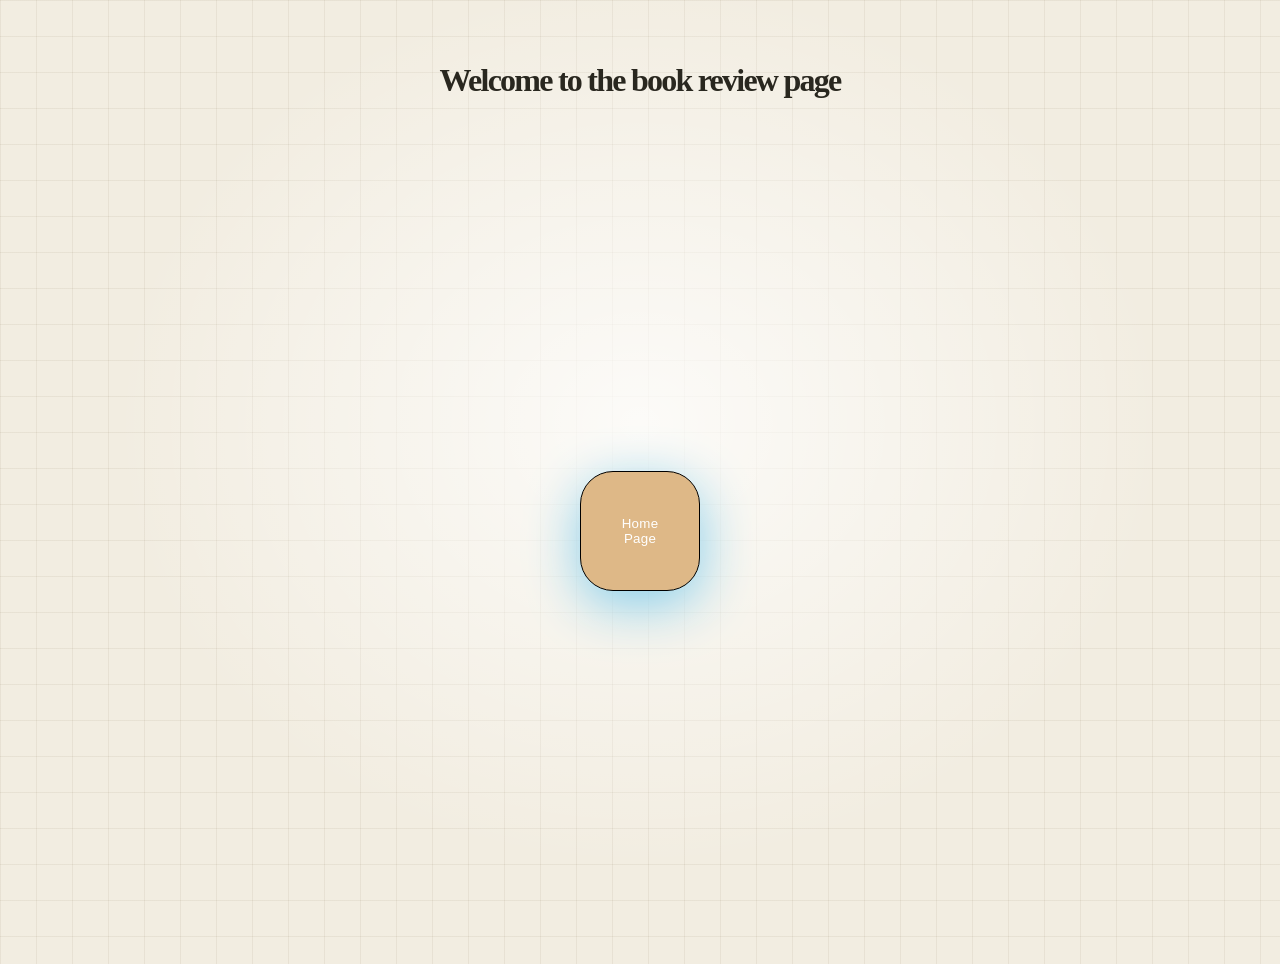
<file: index.html>
<!DOCTYPE html>
<html lang="en">
<head>
    <meta charset="UTF-8">
    <meta name="viewport" content="width=device-width, initial-scale=1.0">
    <title>Book Review</title>
    <link rel="stylesheet" href="style.css">
</head>
<body>
    
<p class="welcome"><b>Welcome to the book review page</b></p>

<button id="continue">Home Page</button>

<script src="script.js" defer></script>

</body>
</html>
</file>
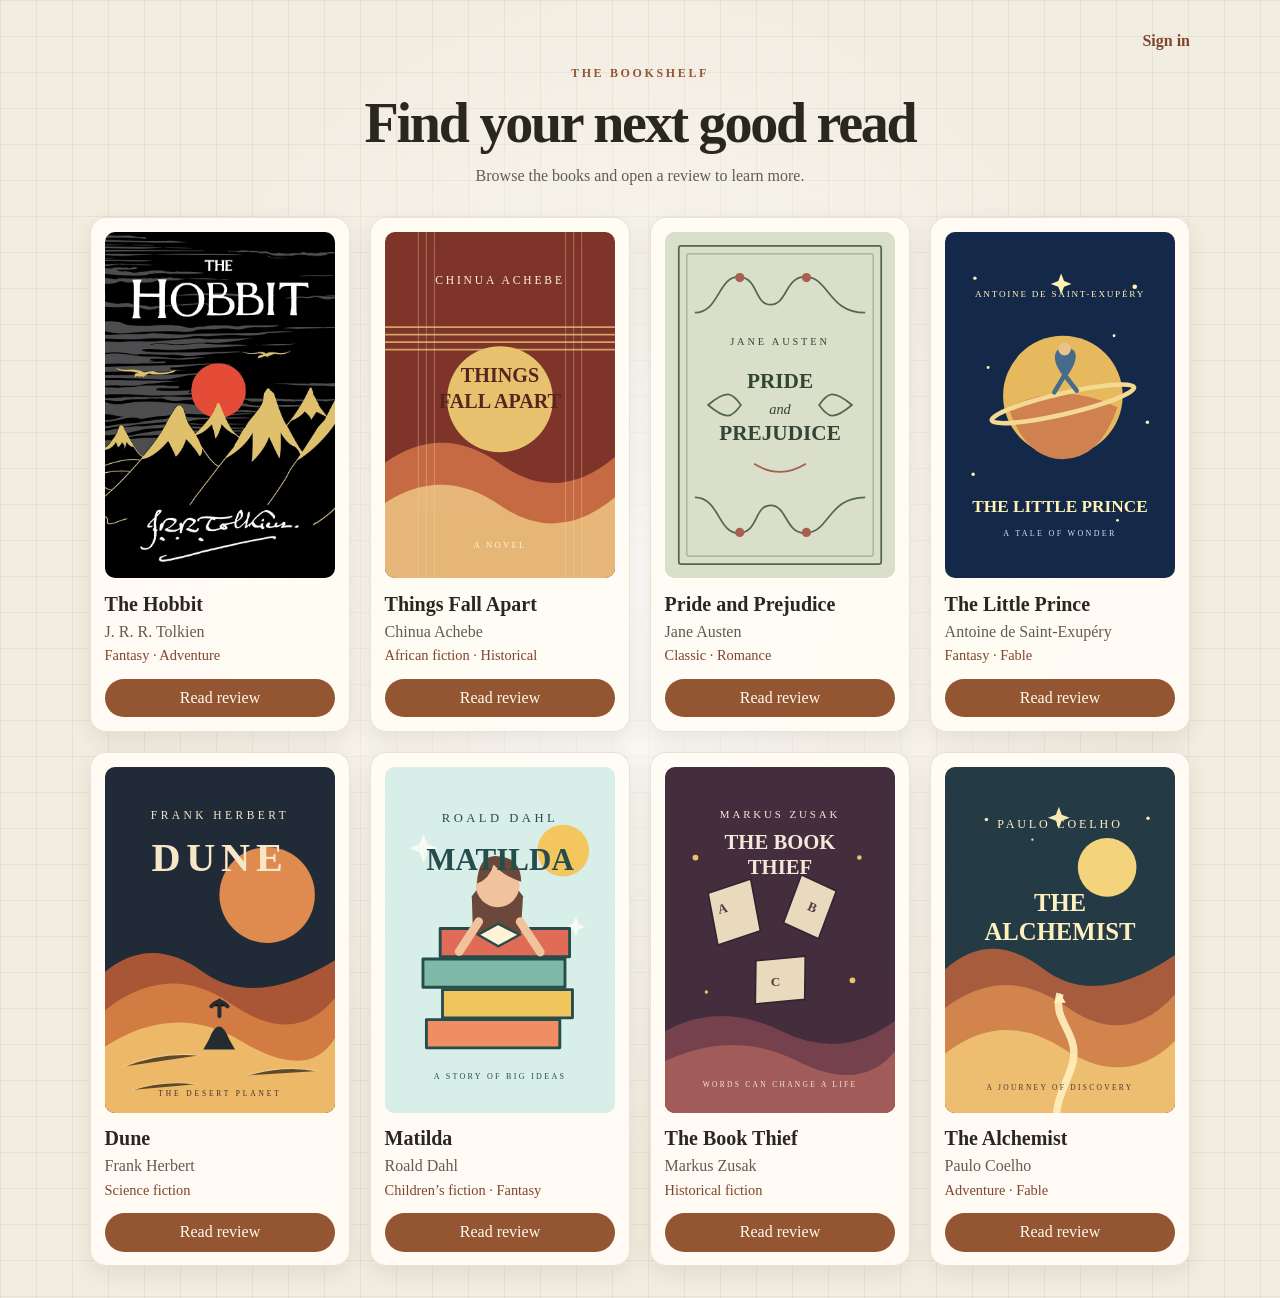
<file: Home.html>
<!DOCTYPE html>
<html lang="en">
<head>
    <meta charset="UTF-8">
    <meta name="viewport" content="width=device-width, initial-scale=1.0">
    <title>Home</title>
    <link rel="stylesheet" href="style.css">
</head>
<body>
  <main class="home-page">
    <nav class="home-nav" aria-label="Account">
      <a class="auth-nav-link" href="Signin.html">Sign in</a>
    </nav>

    <header class="page-heading">
      <p class="eyebrow">THE BOOKSHELF</p>
      <h1>Find your next good read</h1>
      <p>Browse the books and open a review to learn more.</p>
    </header>

    <section id="book-grid" class="book-grid" aria-label="Books"></section>
  </main>

<script src="script.js" defer></script>
</body>
</html>
</file>
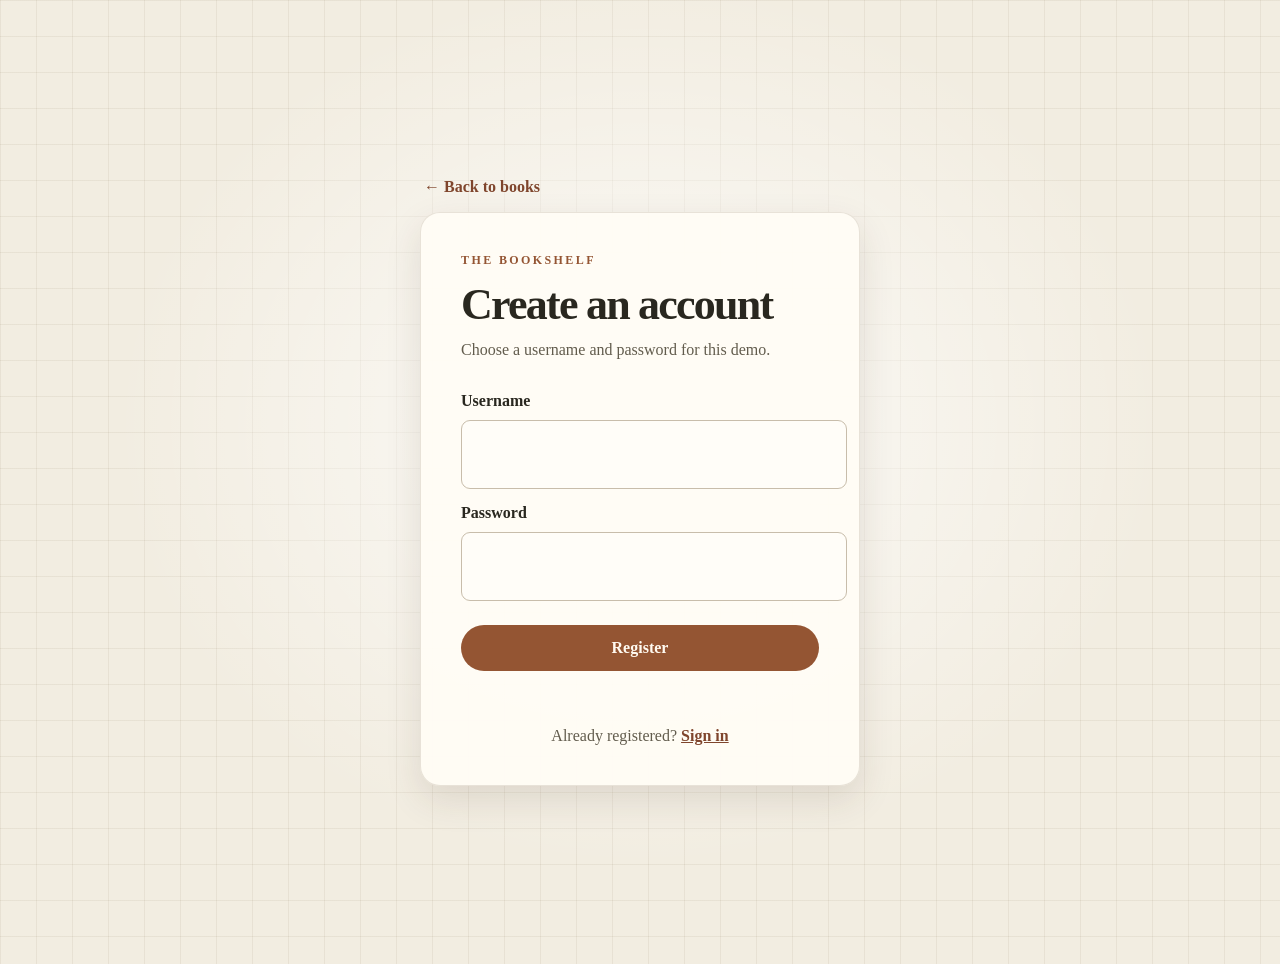
<file: Registration.html>
<!DOCTYPE html>
<html lang="en">
<head>
    <meta charset="UTF-8">
    <meta name="viewport" content="width=device-width, initial-scale=1.0">
    <title>Registration form</title>
    <link rel="stylesheet" href="style.css">
</head>
<body>
  <main class="auth-page">
    <a class="back-link" href="Home.html">← Back to books</a>

    <section class="auth-card" aria-labelledby="registration-title">
      <p class="auth-eyebrow">THE BOOKSHELF</p>
      <h1 id="registration-title">Create an account</h1>
      <p class="auth-intro">Choose a username and password for this demo.</p>

      <form id="registration-form" class="auth-form">
        <label for="register-username">Username</label>
        <input id="register-username" name="username" type="text" autocomplete="username" required>

        <label for="register-password">Password</label>
        <input id="register-password" name="password" type="password" autocomplete="new-password" required>

        <button class="auth-submit" type="submit">Register</button>
        <p id="registration-message" class="auth-message" aria-live="polite"></p>
      </form>

      <p class="auth-switch">Already registered? <a href="Signin.html">Sign in</a></p>
    </section>
  </main>

  <script src="script.js" defer></script>
</body>
</html>
</file>
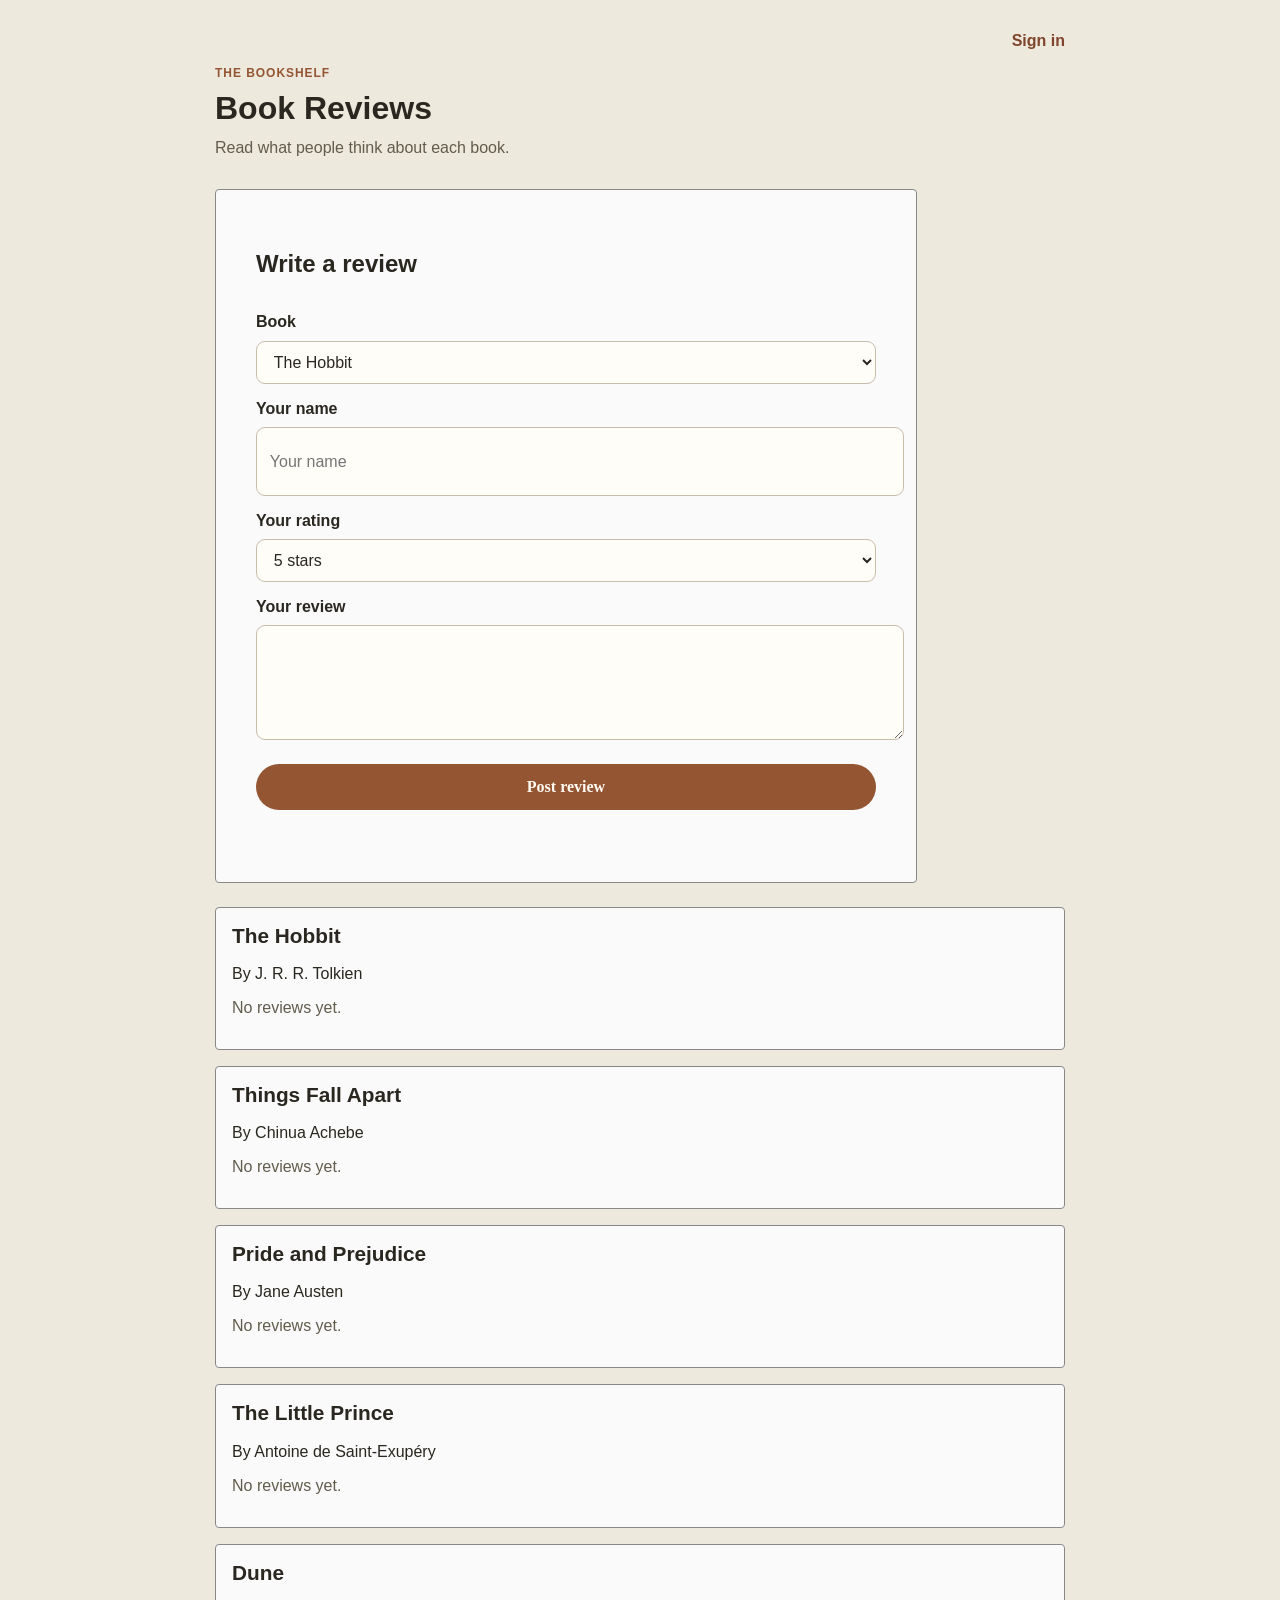
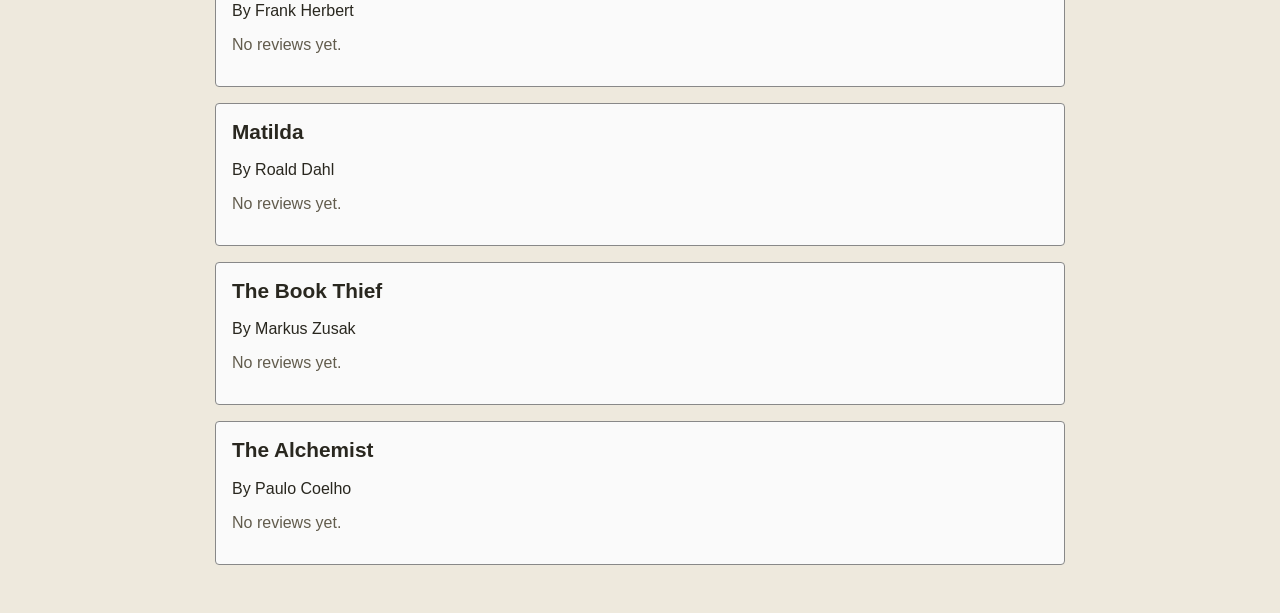
<file: reviews.html>
<!DOCTYPE html>
<html lang="en">
<head>
    <meta charset="UTF-8">
    <meta name="viewport" content="width=device-width, initial-scale=1.0">
    <title>Reviews | The Bookshelf</title>
    <link rel="stylesheet" href="style.css">

</head>
<body class="reviews-body">
  <main class="home-page reviews-page">
    <nav class="home-nav" aria-label="Account">
      <a class="auth-nav-link" href="Signin.html">Sign in</a>
    </nav>

    <header class="page-heading">
      <p class="eyebrow">THE BOOKSHELF</p>
      <h1>Book Reviews</h1>
      <p>Read what people think about each book.</p>
    </header>

    <form id="review-form" class="auth-card auth-form review-form">
      <h2>Write a review</h2>

      <label for="review-book">Book</label>
      <select id="review-book" name="bookId" required></select>

      <label for="reviewer-name">Your name</label>
      <input id="reviewer-name" name="reviewer" type="text" placeholder="Your name" required>

      <label for="review-rating">Your rating</label>
      <select id="review-rating" name="rating" required>
        <option value="5">5 stars</option>
        <option value="4">4 stars</option>
        <option value="3">3 stars</option>
        <option value="2">2 stars</option>
        <option value="1">1 star</option>
      </select>

      <label for="review-text">Your review</label>
      <textarea id="review-text" name="text" rows="5" required></textarea>

      <button class="auth-submit" type="submit">Post review</button>
      <p id="review-message" class="auth-message" aria-live="polite"></p>
    </form>

    <div id="review-list" class="review-list"></div>
  </main>

<script src="script.js" defer></script>
</body>
</html>
</file>
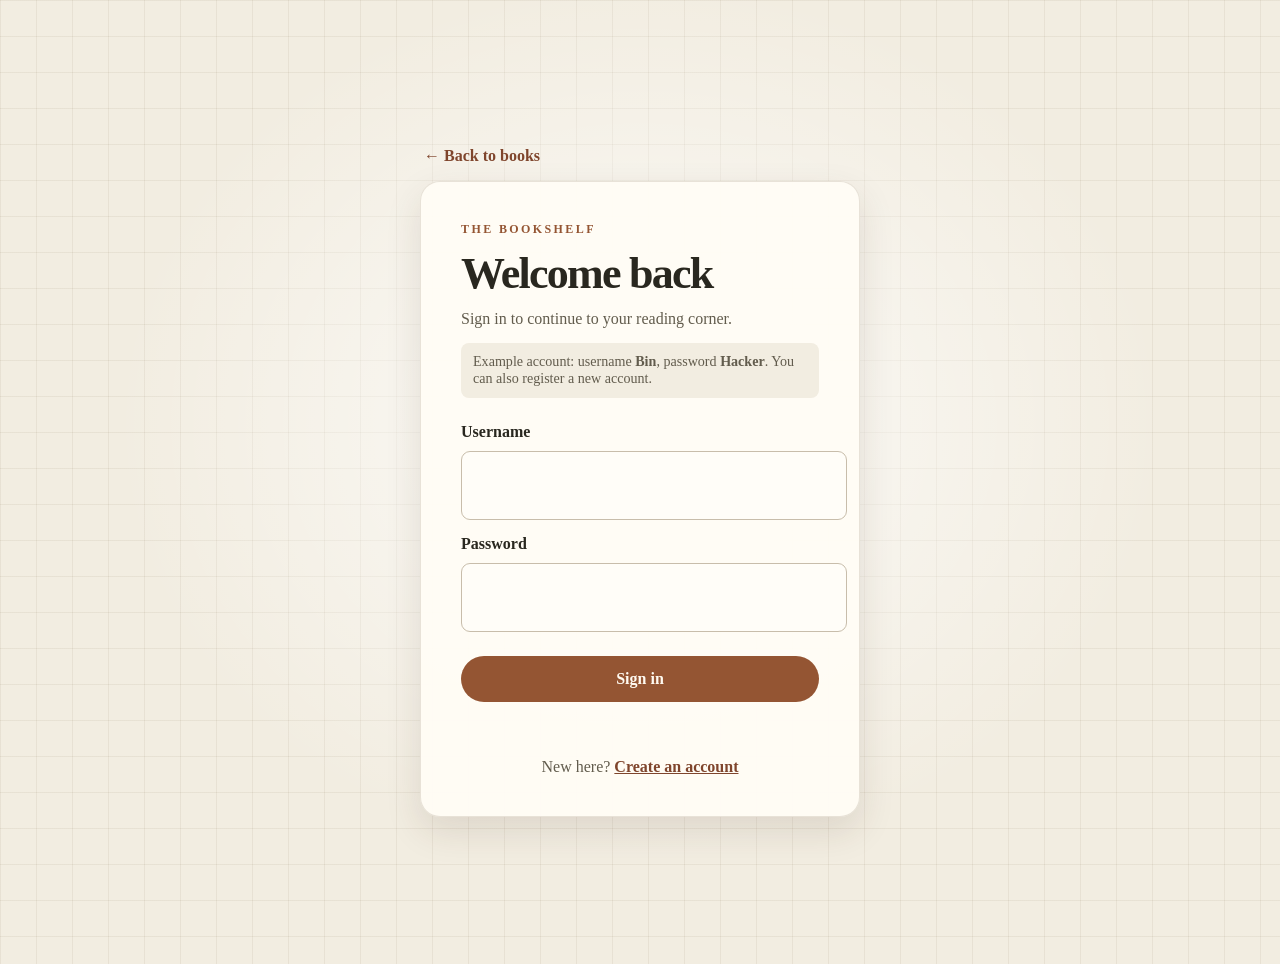
<file: Signin.html>
<!DOCTYPE html>
<html lang="en">
<head>
  <meta charset="UTF-8">
  <meta name="viewport" content="width=device-width, initial-scale=1.0">
  <title>Sign In | The Bookshelf</title>
  <link rel="stylesheet" href="style.css">
</head>
<body>
  <main class="auth-page">
    <a class="back-link" href="Home.html">← Back to books</a>

    <section class="auth-card" aria-labelledby="signin-title">
      <p class="auth-eyebrow">THE BOOKSHELF</p>
      <h1 id="signin-title">Welcome back</h1>
      <p class="auth-intro">Sign in to continue to your reading corner.</p>
      <p class="auth-demo-note">Example account: username <strong>Bin</strong>, password <strong>Hacker</strong>. You can also register a new account.</p>

      <form id="signin-form" class="auth-form">
        <label for="username">Username</label>
        <input id="username" name="username" type="text" autocomplete="username" required>

        <label for="password">Password</label>
        <input id="password" name="password" type="password" autocomplete="current-password" required>

        <button class="auth-submit" type="submit">Sign in</button>
        <p id="signin-message" class="auth-message" aria-live="polite"></p>
      </form>

      <p class="auth-switch">New here? <a href="Registration.html">Create an account</a></p>
    </section>
  </main>

  <script src="script.js" defer></script>
</body>
</html>
</file>
<file: style.css>
body {
  display: grid;
  min-height: 100vh;
  margin: 0;
  padding: 2rem;
  color: #29271f;
  background-color: #f2ede1;
  background-image:
    radial-gradient(ellipse at 50% 44%, rgb(255 255 255 / 78%), transparent 58%),
    linear-gradient(rgb(111 93 61 / 8%) 1px, transparent 1px),
    linear-gradient(90deg, rgb(111 93 61 / 8%) 1px, transparent 1px);
  background-size: auto, 36px 36px, 36px 36px;
}

.welcome {
  position: relative;
  text-align: center;
  font-family: Georgia, "Times New Roman", serif;
  font-size: xx-large;
  font-weight: 700;
  line-height: 1.04;
  letter-spacing: -0.055em;
  text-wrap: balance;
  animation: arrive 700ms ease-out both;
}

#continue {
  justify-self: center;
  width: 7.5rem;
  height: 7.5rem;
  padding: 2%;
  border-radius: 8px;
  border: 1px solid black;
  border-radius: 33px;
  color: white;
  background: burlywood;
  box-shadow: 0px 14px 54px skyblue;
  font: Georgia, "Times New Roman", serif;
  letter-spacing: 0.02em;
}

.home-page {
  width: min(100%, 1100px);
  margin: 0 auto;
}

.page-heading {
  margin: 1rem 0 2rem;
  text-align: center;
}

.page-heading .eyebrow {
  margin-bottom: 0.6rem;
  color: #945533;
  font-size: 0.75rem;
  font-weight: 700;
  letter-spacing: 0.22em;
}

.page-heading h1 {
  margin: 0;
  font-family: Georgia, "Times New Roman", serif;
  font-size: clamp(2rem, 5vw, 3.5rem);
  letter-spacing: -0.04em;
}

.page-heading > p:last-child {
  margin: 0.8rem 0 0;
  color: #625c4d;
}

.home-nav {
  display: flex;
  justify-content: flex-end;
  margin-bottom: 0.5rem;
}

.auth-nav-link,
.back-link {
  color: #7f452c;
  font-weight: 700;
  text-decoration: none;
}

.auth-nav-link:hover,
.back-link:hover,
.auth-switch a:hover {
  text-decoration: underline;
}

.auth-page {
  width: min(100%, 440px);
  margin: auto;
}

.back-link {
  display: inline-block;
  margin: 0 0 1rem 0.25rem;
}

.auth-card {
  padding: clamp(1.5rem, 6vw, 2.5rem);
  border: 1px solid rgb(93 75 48 / 14%);
  border-radius: 20px;
  background: rgb(255 252 245 / 96%);
  box-shadow: 0 14px 36px rgb(69 44 26 / 12%);
}

.auth-eyebrow {
  margin: 0 0 0.7rem;
  color: #945533;
  font-size: 0.75rem;
  font-weight: 700;
  letter-spacing: 0.2em;
}

.auth-card h1 {
  margin: 0;
  font-family: Georgia, "Times New Roman", serif;
  font-size: clamp(2rem, 7vw, 2.75rem);
  letter-spacing: -0.04em;
}

.auth-intro {
  margin: 0.65rem 0 1.75rem;
  color: #625c4d;
}

.auth-demo-note {
  margin: -0.8rem 0 1.25rem;
  padding: 0.65rem 0.75rem;
  border-radius: 8px;
  color: #625c4d;
  background: #f2ede1;
  font-size: 0.88rem;
}

.auth-form {
  display: grid;
  gap: 0.6rem;
}

.auth-form label {
  margin-top: 0.35rem;
  font-weight: 700;
}

.auth-form input {
  width: 100%;
  min-height: 2.8rem;
  padding: 0.7rem 0.8rem;
  border: 1px solid #c8bdab;
  border-radius: 9px;
  color: #29271f;
  background: #fffdf8;
  font: inherit;
}

.auth-form input:focus-visible {
  outline: 3px solid rgb(197 135 81 / 55%);
  border-color: #945533;
}

.auth-submit {
  min-height: 2.9rem;
  margin-top: 0.9rem;
  border: 0;
  border-radius: 999px;
  color: #fffaf1;
  background: #945533;
  font: 700 1rem Georgia, "Times New Roman", serif;
  cursor: pointer;
  transition: background-color 180ms ease, transform 180ms ease;
}

.auth-submit:hover {
  background: #7f452c;
  transform: translateY(-2px);
}

.auth-submit:focus-visible {
  outline: 3px solid #c58751;
  outline-offset: 3px;
}

.auth-message {
  min-height: 1.3em;
  margin: 0.2rem 0 0;
  color: #7f452c;
  font-size: 0.9rem;
}

.auth-switch {
  margin: 1.5rem 0 0;
  color: #625c4d;
  text-align: center;
}

.auth-switch a {
  color: #7f452c;
  font-weight: 700;
}

[hidden] {
  display: none !important;
}

.account-nav-button {
  margin-left: 0.75rem;
  padding: 0.5rem 0.8rem;
  border: 1px solid #945533;
  border-radius: 999px;
  color: #7f452c;
  background: transparent;
  font: inherit;
  cursor: pointer;
}

.access-note {
  text-align: center;
  color: #625c4d;
}

.access-note a {
  color: #7f452c;
  font-weight: 700;
}

.review-form {
  max-width: 650px;
  margin: 0 auto 2rem;
}

.review-form select,
.review-form textarea {
  width: 100%;
  padding: 0.7rem 0.8rem;
  border: 1px solid #c8bdab;
  border-radius: 9px;
  color: #29271f;
  background: #fffdf8;
  font: inherit;
}

.review-form textarea {
  resize: vertical;
}

.review-list {
  display: grid;
  gap: 1rem;
  max-width: 850px;
  margin: 0 auto;
}

.review-section {
  scroll-margin-top: 1rem;
}

.review-section h2 {
  margin-top: 0;
  font-family: Georgia, "Times New Roman", serif;
}

.review-entry {
  padding: 0.8rem 0;
  border-top: 1px solid #ded4c3;
}

.review-stars {
  margin: 0 0 0.4rem;
  color: #945533;
  letter-spacing: 0.12em;
}

.review-copy {
  white-space: pre-wrap;
}

.empty-reviews {
  color: #625c4d;
}

/* Simple student-project styling for the reviews page. */
.reviews-body {
  display: block;
  background-color: #eee9dd;
  background-image: none;
  font-family: Arial, sans-serif;
}

.reviews-page {
  max-width: 850px;
}

.reviews-page .page-heading {
  text-align: left;
}

.reviews-page .page-heading h1 {
  font-family: Arial, sans-serif;
  font-size: 2rem;
  letter-spacing: normal;
}

.reviews-page .page-heading .eyebrow {
  letter-spacing: 0.08em;
}

.reviews-page .review-form,
.reviews-page .review-section {
  border: 1px solid #888;
  border-radius: 4px;
  background: #fafafa;
  box-shadow: none;
}

.reviews-page .review-form {
  max-width: 620px;
  margin: 1rem 0 1.5rem;
}

.reviews-page .review-list {
  display: block;
}

.reviews-page .review-section {
  margin: 1rem 0;
  padding: 1rem;
}

.reviews-page .review-section h2 {
  font-family: Arial, sans-serif;
  font-size: 1.3rem;
}

.reviews-page .review-stars {
  color: #9a6c28;
}

.book-grid {
  display: grid;
  grid-template-columns: repeat(auto-fit, minmax(210px, 1fr));
  gap: 1.25rem;
}

.book-card {
  display: flex;
  flex-direction: column;
  overflow: hidden;
  padding: 0.85rem;
  border: 1px solid rgb(93 75 48 / 14%);
  border-radius: 16px;
  background: rgb(255 252 245 / 94%);
  box-shadow: 0 8px 22px rgb(69 44 26 / 9%);
}

.book-card img {
  display: block;
  width: 100%;
  aspect-ratio: 2 / 3;
  border-radius: 10px;
  background: #e7deca;
  object-fit: cover;
}

.book-card h2 {
  margin: 0.9rem 0 0.25rem;
  font-family: Georgia, "Times New Roman", serif;
  font-size: 1.25rem;
}

.book-card p {
  margin: 0.2rem 0;
}

.book-author {
  color: #625c4d;
}

.book-genre {
  margin-bottom: 0.9rem !important;
  color: #7f452c;
  font-size: 0.9rem;
}

.review-link {
  display: inline-block;
  margin-top: auto;
  padding: 0.65rem 0.85rem;
  border-radius: 999px;
  color: #fffaf1;
  background: #945533;
  text-align: center;
  text-decoration: none;
}

.review-link:hover {
  background: #7f452c;
}

.review-link:focus-visible {
  outline: 3px solid #c58751;
  outline-offset: 3px;
}

@media (max-width: 520px) {
  .book-grid {
    grid-template-columns: repeat(2, minmax(0, 1fr));
    gap: 0.8rem;
  }

  .book-card {
    padding: 0.65rem;
  }

  .book-card h2 {
    font-size: 1.05rem;
  }
}
</file>
